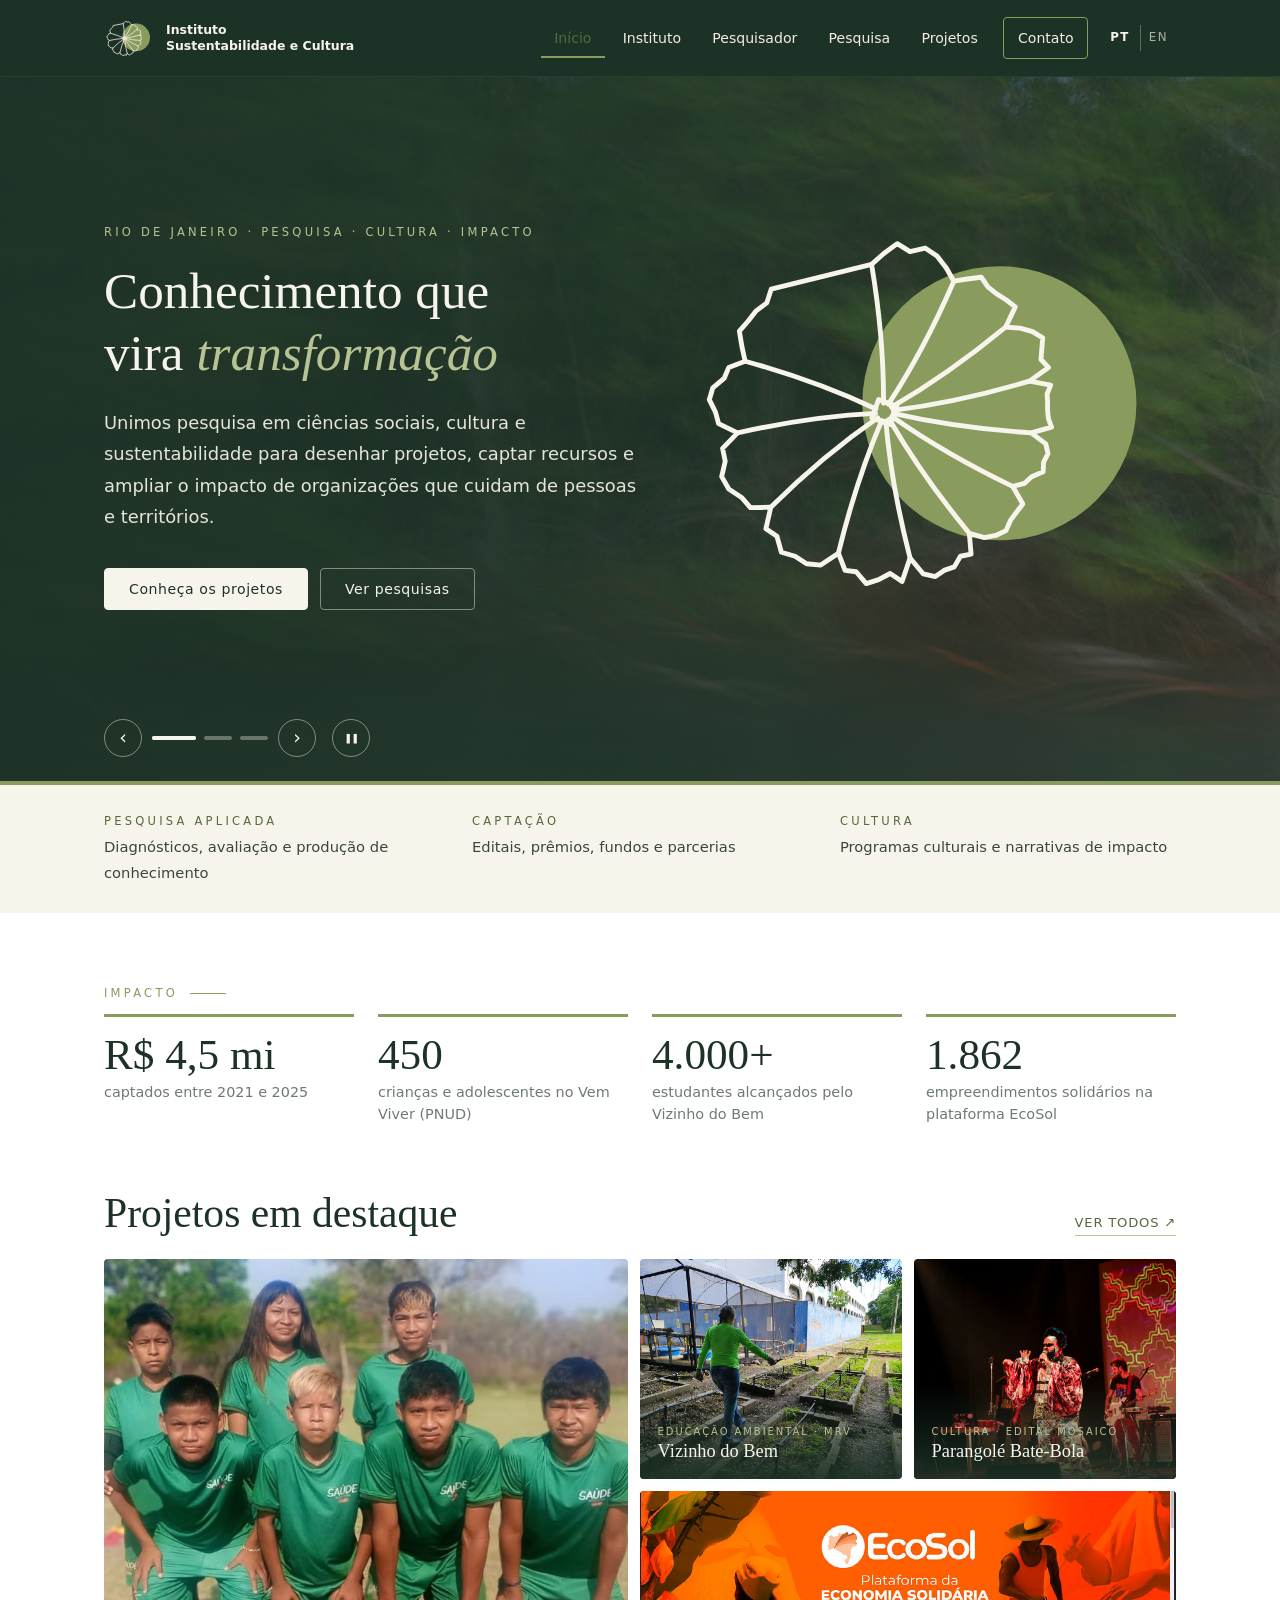
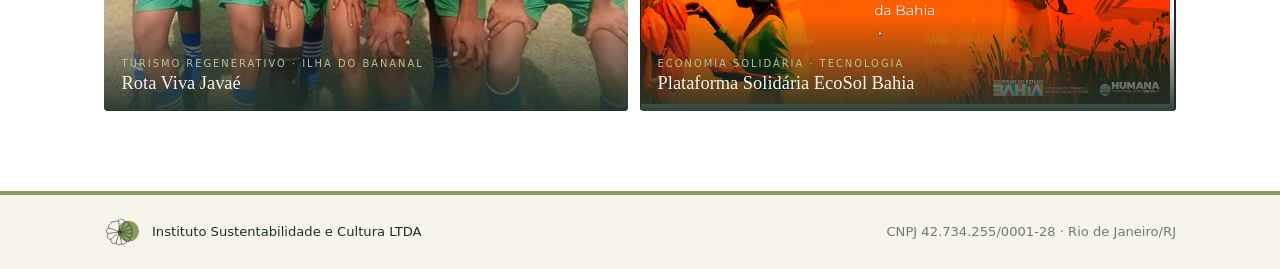
<file: index.html>
<!doctype html>
<html lang="pt-BR">
<head>
  <meta charset="utf-8">
  <meta name="viewport" content="width=device-width, initial-scale=1">
  <meta http-equiv="Content-Security-Policy" content="default-src 'self'; script-src 'self'; style-src 'self' https://fonts.googleapis.com; font-src https://fonts.gstatic.com; img-src 'self' data:; frame-src https://www.youtube-nocookie.com; connect-src 'self'; object-src 'none'; base-uri 'self'; form-action 'self'; upgrade-insecure-requests">
  <meta name="referrer" content="strict-origin-when-cross-origin">
  <title>Instituto Sustentabilidade e Cultura</title>
  <meta name="description" content="Instituto Sustentabilidade e Cultura — pesquisa aplicada, programas culturais e captação de recursos para projetos de impacto socioambiental. Rio de Janeiro.">
  <link rel="alternate" hreflang="pt-BR" href="https://sustentabilidadecultura.com.br/">
  <link rel="alternate" hreflang="en" href="https://sustentabilidadecultura.com.br/en/">
  <link rel="alternate" hreflang="x-default" href="https://sustentabilidadecultura.com.br/">
  <link rel="icon" href="assets/img/favicon.svg" type="image/svg+xml">
  <link rel="preconnect" href="https://fonts.googleapis.com">
  <link rel="preconnect" href="https://fonts.gstatic.com" crossorigin>
  <link href="https://fonts.googleapis.com/css2?family=Lora:ital,wght@0,400;0,500;0,600;1,400;1,500&family=Poppins:wght@300;400;500;600&display=swap" rel="stylesheet">
  <link rel="stylesheet" href="assets/css/style.css">
</head>
<body>
  <a class="skip" href="#conteudo">Pular para o conteúdo</a>

  <header class="topbar">
    <div class="wrap topbar__inner">
      <a class="brand" href="#inicio" data-tab-link="inicio">
        <span class="brand__mark" data-logo></span>
        <span class="brand__name">Instituto<br>Sustentabilidade e Cultura</span>
      </a>
      <div class="lang-switch" role="group" aria-label="Idioma">
        <span class="lang-switch__item is-current" aria-current="true">PT</span>
        <a class="lang-switch__item" href="en/" data-lang-link="en/" hreflang="en" lang="en" title="English version">EN</a>
      </div>
      <button class="menu-btn" aria-expanded="false" aria-controls="nav" aria-label="Abrir menu">
        <span></span><span></span><span></span>
      </button>
      <nav id="nav" class="nav" aria-label="Principal">
        <a href="#inicio" data-tab-link="inicio">Início</a>
        <a href="#instituto" data-tab-link="instituto">Instituto</a>
        <a href="#pesquisador" data-tab-link="pesquisador">Pesquisador</a>
        <a href="#pesquisa" data-tab-link="pesquisa">Pesquisa</a>
        <a href="#projetos" data-tab-link="projetos">Projetos</a>
        <a href="#contato" data-tab-link="contato" class="nav__cta">Contato</a>
      </nav>
    </div>
  </header>

  <main id="conteudo">

    <!-- INÍCIO -->
    <section id="inicio" class="tab hero" data-tab="inicio">
      <div class="carousel" aria-roledescription="carrossel" aria-label="Destaques">
        <div class="carousel__track" id="carousel-track" aria-live="off">
          <article class="slide is-active" aria-roledescription="slide">
            <div class="wrap hero__grid">
              <div class="hero__text">
                <p class="eyebrow">Rio de Janeiro · Pesquisa · Cultura · Impacto</p>
                <h1 class="hero__title">Conhecimento que<br>vira <em>transformação</em></h1>
                <p class="lead">Unimos pesquisa em ciências sociais, cultura e sustentabilidade para desenhar projetos, captar recursos e ampliar o impacto de organizações que cuidam de pessoas e territórios.</p>
                <div class="hero__actions">
                  <a class="btn btn--light" href="#projetos" data-tab-link="projetos">Conheça os projetos</a>
                  <a class="btn btn--ghost" href="#pesquisa" data-tab-link="pesquisa">Ver pesquisas</a>
                </div>
              </div>
              <div class="hero__art" aria-hidden="true" data-logo></div>
            </div>
          </article>
        </div>
        <div class="carousel__controls wrap" hidden>
          <button type="button" class="carousel__btn" data-carousel="prev" aria-label="Destaque anterior">‹</button>
          <div class="carousel__dots" role="group" aria-label="Escolher destaque"></div>
          <button type="button" class="carousel__btn" data-carousel="next" aria-label="Próximo destaque">›</button>
          <button type="button" class="carousel__btn carousel__pause" data-carousel="pause" aria-label="Pausar troca automática" aria-pressed="false">❚❚</button>
        </div>
      </div>
      <div class="hero__strip">
        <div class="wrap strip">
          <div><span class="strip__k">Pesquisa aplicada</span><span class="strip__v">Diagnósticos, avaliação e produção de conhecimento</span></div>
          <div><span class="strip__k">Captação</span><span class="strip__v">Editais, prêmios, fundos e parcerias</span></div>
          <div><span class="strip__k">Cultura</span><span class="strip__v">Programas culturais e narrativas de impacto</span></div>
        </div>
      </div>
      <div class="home-more">
        <div class="wrap">
          <p class="num">Impacto <span></span></p>
          <ul class="stats" id="stats"></ul>

          <div class="home-head">
            <h2>Projetos em destaque</h2>
            <a class="pub__link" href="#projetos" data-tab-link="projetos">Ver todos ↗</a>
          </div>
          <div class="mosaic" id="mosaic"></div>
        </div>
      </div>
    </section>

    <!-- INSTITUTO -->
    <section id="instituto" class="tab section" data-tab="instituto">
      <div class="wrap">
        <p class="num">01 <span></span></p>
        <h2>O Instituto</h2>
        <blockquote class="callout">
          O Instituto Sustentabilidade e Cultura é uma organização sediada no Rio de Janeiro que conecta <strong>pesquisa</strong>, <strong>cultura</strong> e <strong>sustentabilidade</strong> para fortalecer iniciativas de impacto socioambiental.
        </blockquote>
        <div class="cols">
          <p>Atuamos na fronteira entre a universidade, as políticas públicas e a sociedade civil. Nossa experiência vem da pesquisa acadêmica internacional em governança urbana, justiça ambiental, raça e cultura, e da prática em captação de recursos para ciência, inovação e projetos culturais.</p>
          <p>Ajudamos empresas, coletivos e instituições a transformar o que já fazem em propostas competitivas: mapeamos oportunidades, estruturamos narrativas e acompanhamos candidaturas do início ao fim.</p>
        </div>

        <h3>Como atuamos</h3>
        <div class="cards cards--3">
          <article class="card">
            <span class="card__icon" aria-hidden="true">◎</span>
            <h4>Radar de oportunidades</h4>
            <p>Mapeamento contínuo de editais, prêmios, grants e aceleradoras nacionais e internacionais, com priorização por aderência.</p>
          </article>
          <article class="card">
            <span class="card__icon" aria-hidden="true">✎</span>
            <h4>Candidaturas e narrativa</h4>
            <p>Redação de propostas, teoria de mudança, orçamento e materiais reutilizáveis que contam uma história consistente.</p>
          </article>
          <article class="card">
            <span class="card__icon" aria-hidden="true">❖</span>
            <h4>Pesquisa e avaliação</h4>
            <p>Diagnósticos, pesquisas qualitativas, avaliação de impacto e assessoria a projetos culturais e socioambientais.</p>
          </article>
        </div>

        <h3>Eixos temáticos</h3>
        <ul class="tags">
          <li>Economia circular</li><li>Justiça ambiental</li><li>Governança urbana</li>
          <li>Cultura e território</li><li>Educação antirracista</li><li>Economia solidária</li>
          <li>Inovação e P&amp;D</li><li>Liderança feminina</li><li>Políticas públicas</li>
        </ul>
      </div>
    </section>

    <!-- PESQUISADOR -->
    <section id="pesquisador" class="tab section section--cream" data-tab="pesquisador">
      <div class="wrap">
        <p class="num">02 <span></span></p>
        <h2>Bruno Barboza Muniz</h2>
        <p class="subtitle">Sociólogo · Coordenador de projetos · Captação de recursos</p>

        <div class="profile">
          <div class="profile__photo">
            <img src="assets/img/bruno.jpg" alt="Bruno Barboza Muniz">
          </div>
          <div class="profile__bio">
            <p>Sociólogo e diretor de projetos, com atuação em governança urbana, justiça ambiental e políticas públicas na América Latina. É doutor em Sociologia pela <strong>London School of Economics and Political Science (LSE)</strong>, onde foi orientado por Juan Pablo Pardo-Guerra, com coorientação de Mike Savage e Paul Gilroy.</p>
            <p>Foi pesquisador de pós-doutorado na <strong>UFRJ</strong> (2016–2017) e no <strong>Centro de Estudos Sociais (CES) da Universidade de Coimbra</strong> (2017–2022), com bolsa do Conselho Europeu de Investigação (ERC), no projeto POLITICS, sobre a política do antirracismo na Europa e na América Latina. Atuou como docente convidado no Programa de Pós-Graduação em Antropologia Social (PPGAS) e na Escola de Belas Artes (EBA) da UFRJ.</p>
            <p>Na Humana Povo para Povo Brasil, onde atua desde 2016 e é Diretor Estatutário de Projetos, captou quase <strong>R$ 4,5 milhões</strong> e coordenou projetos estratégicos em educação, economia solidária, sustentabilidade e inovação social, com parceiros como PNUD, MRV Engenharia e governo da Bahia. Tem experiência em gestão orçamentária, indicadores de impacto e articulação de parcerias com órgãos públicos e empresas privadas.</p>
            <p>Desde 2026 coordena a captação internacional de recursos da Fiotec, fundação de apoio à Fiocruz, e dirige o Instituto Sustentabilidade e Cultura.</p>
            <div class="profile__actions">
              <a class="btn" id="cv-link" href="assets/cv/cv-bruno-barboza-muniz.pdf" target="_blank" rel="noopener">Baixar currículo (PDF)</a>
              <a class="btn btn--outline" href="#pesquisa" data-tab-link="pesquisa">Publicações</a>
            </div>
          </div>
        </div>

        <h3>Trajetória</h3>
        <ol class="timeline">
          <li><span class="timeline__when">Atual</span><div><strong>Instituto Sustentabilidade e Cultura</strong><p>Direção, pesquisa aplicada e programas de captação.</p></div></li>
          <li><span class="timeline__when">2026 —</span><div><strong>Fiotec / Fiocruz</strong><p>Coordenação de Captação de Recursos, Área Internacional: fundações, agências multilaterais, bancos de desenvolvimento e agendas de saúde e clima.</p></div></li>
          <li><span class="timeline__when">2021 —</span><div><strong>Humana Povo para Povo Brasil</strong><p>Diretor Estatutário de Projetos: direção de programas em educação, economia solidária, sustentabilidade e inovação social.</p></div></li>
          <li><span class="timeline__when">2016–2021</span><div><strong>Humana Povo para Povo Brasil</strong><p>Coordenador de Projetos: captação de quase R$ 4,5 milhões (editais, Lei de Incentivo à Cultura, CNPq, ESG corporativo).</p></div></li>
          <li><span class="timeline__when">2017–2022</span><div><strong>Universidade de Coimbra (CES)</strong><p>Pós-doutorado com bolsa ERC no projeto POLITICS, coordenado por Silvia Rodríguez Maeso: racismo institucional, sistema de justiça e policiamento no Rio de Janeiro e no Peru.</p></div></li>
          <li><span class="timeline__when">2016–2017</span><div><strong>UFRJ</strong><p>Pós-doutorado.</p></div></li>
          <li><span class="timeline__when">2011–2016</span><div><strong>PhD em Sociologia — LSE</strong><p>Tese sobre o movimento “Funk é Cultura” e as práticas culturais do funk no Rio de Janeiro, com bolsa CAPES.</p></div></li>
          <li><span class="timeline__when">2010–2011</span><div><strong>SEPLAG — Governo do Estado do Rio de Janeiro</strong><p>Especialista em Políticas Públicas e Gestão Governamental.</p></div></li>
        </ol>

        <h3>Formação</h3>
        <ul class="edu">
          <li><strong>PhD em Sociologia</strong><span>London School of Economics and Political Science · 2016 · bolsa CAPES</span><em>Orientação: Juan Pablo Pardo-Guerra; coorientação: Mike Savage e Paul Gilroy</em></li>
          <li><strong>Mestrado em Sociologia e Antropologia</strong><span>PPGSA/UFRJ · 2010 · bolsa CAPES</span><em>“Dub: um estilo? Um gênero? Um vírus?” Orientação: Marco Antonio Gonçalves</em></li>
          <li><strong>Pós-graduação em ESG e Sustentabilidade Corporativa</strong><span>FGV · 2023–2024 · 432 h</span></li>
          <li><strong>Graduação em Ciências Econômicas</strong><span>UERJ · 2007</span><em>“Direitos autorais: libertários, conservadores e reformistas”</em></li>
          <li><strong>Formação para Especialista em Políticas Públicas e Gestão Governamental</strong><span>UFRJ · 2009–2010 · 600 h</span></li>
        </ul>
        <p class="langs">Inglês e espanhol fluentes · alemão avançado · francês intermediário</p>
      </div>
    </section>

    <!-- PESQUISA -->
    <section id="pesquisa" class="tab section" data-tab="pesquisa">
      <div class="wrap">
        <p class="num">03 <span></span></p>
        <h2>Pesquisa</h2>
        <p class="intro">Produção acadêmica e de opinião sobre cultura, raça, cidade, inovação e políticas públicas: artigos, capítulos de livro, trabalhos em congressos, tese, audiovisual e música.</p>

        <div class="feature feature--light" data-destaque></div>

        <div class="filters" role="group" aria-label="Filtrar publicações">
          <button class="chip is-active" data-filter="todos">Todos</button>
          <button class="chip" data-filter="opiniao">Opinião</button>
          <button class="chip" data-filter="artigo">Artigos</button>
          <button class="chip" data-filter="capitulo">Capítulos</button>
          <button class="chip" data-filter="anais">Anais</button>
          <button class="chip" data-filter="tese">Tese</button>
          <button class="chip" data-filter="audiovisual">Audiovisual e música</button>
        </div>

        <ul class="pubs" id="pubs"></ul>

        <h3>Apresentações em congressos e palestras</h3>
        <p class="intro intro--small">Participações no Brasil, no Reino Unido, em Portugal, no Peru e na Argentina sobre raça, cidade, música e políticas públicas.</p>
        <ol class="events" id="eventos"></ol>

        <h3>Organização de eventos</h3>
        <ol class="events events--compact" id="organizacao"></ol>

        <h3>Perfis</h3>
        <ul class="links" id="perfis"></ul>
      </div>
    </section>

    <!-- PROJETOS -->
    <section id="projetos" class="tab section section--cream" data-tab="projetos">
      <div class="wrap">
        <p class="num">04 <span></span></p>
        <h2>Projetos</h2>
        <p class="intro">Projetos com captação e coordenação de Bruno Muniz desde 2020 em educação, economia solidária, sustentabilidade e cultura.</p>

        <div class="cards cards--2" id="projetos-grid"></div>

        <h3>Galeria</h3>
        <div class="gallery" id="galeria"></div>

        <div class="portfolio-cta">
          <div>
            <h3>Portfólio completo</h3>
            <p>Veja todos os projetos, com fotos, parceiros e resultados.</p>
          </div>
          <a class="btn btn--light" id="portfolio-link" href="#" target="_blank" rel="noopener">Abrir portfólio ↗</a>
        </div>
      </div>
    </section>

    <!-- CONTATO -->
    <section id="contato" class="tab section section--dark" data-tab="contato">
      <div class="wrap contact">
        <div>
          <p class="num num--light">05 <span></span></p>
          <h2>Vamos conversar</h2>
          <p class="lead">Tem um projeto, uma ideia ou um edital em vista? Fale com a gente.</p>
        </div>
        <dl class="contact__list">
          <div><dt>E-mail</dt><dd><a href="mailto:bmuniz@gmail.com">bmuniz@gmail.com</a></dd></div>
          <div><dt>Telefone</dt><dd><a href="tel:+5521966546065">(21) 96654-6065</a></dd></div>
          <div><dt>Local</dt><dd>Rio de Janeiro · RJ · Brasil</dd></div>
          <div><dt>Razão social</dt><dd>Instituto Sustentabilidade e Cultura LTDA</dd></div>
          <div><dt>CNPJ</dt><dd>42.734.255/0001-28</dd></div>
        </dl>
      </div>
    </section>
  </main>

  <footer class="footer">
    <div class="wrap footer__inner">
      <span class="footer__brand"><span class="brand__mark" data-logo></span> Instituto Sustentabilidade e Cultura LTDA</span>
      <span>CNPJ 42.734.255/0001-28 · Rio de Janeiro/RJ</span>
    </div>
  </footer>

  <script src="assets/js/data.js"></script>
  <script src="assets/js/main.js"></script>
</body>
</html>
</file>
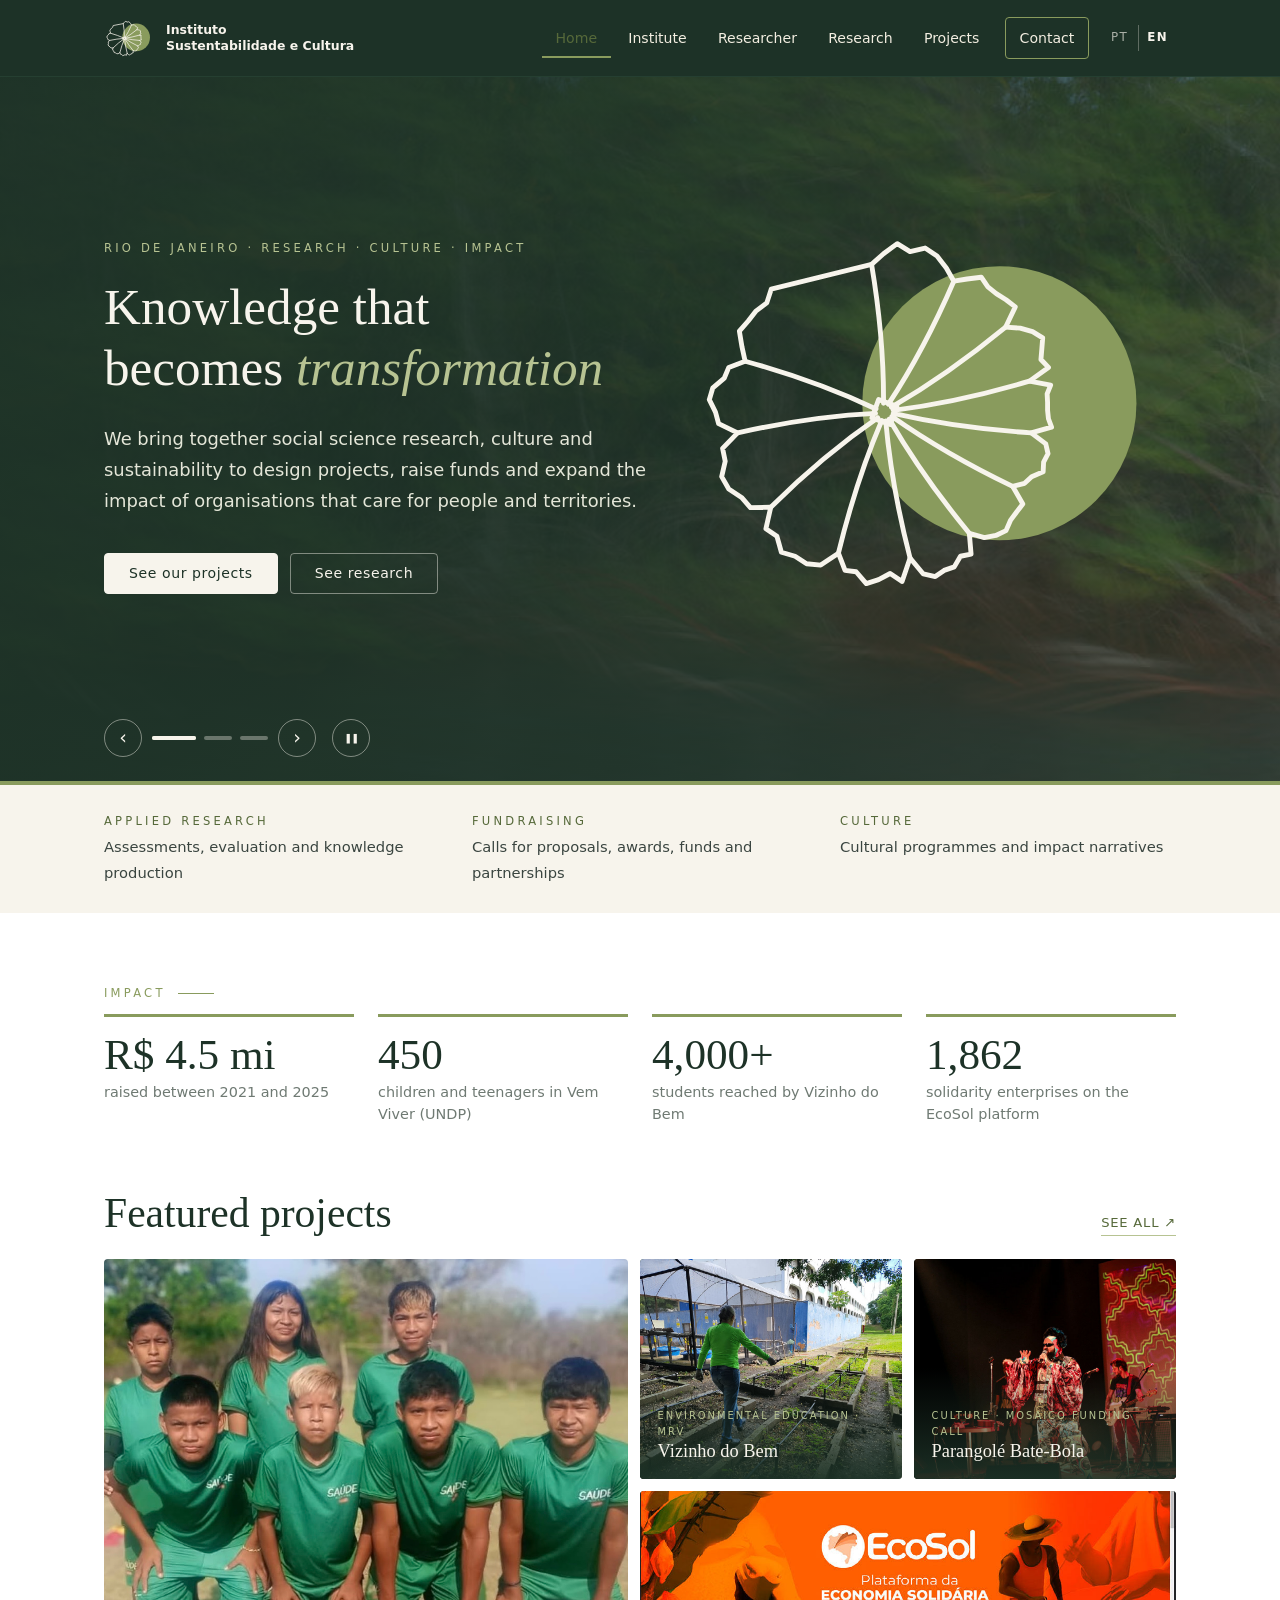
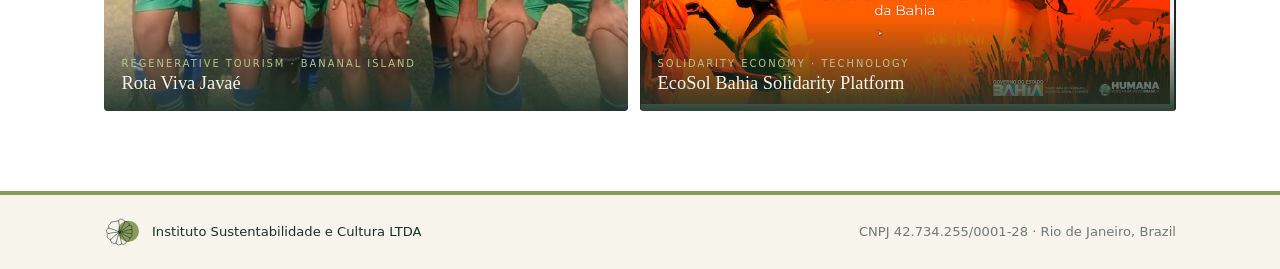
<file: en/index.html>
<!doctype html>
<html lang="en" data-base="../">
<head>
  <meta charset="utf-8">
  <meta name="viewport" content="width=device-width, initial-scale=1">
  <meta http-equiv="Content-Security-Policy" content="default-src 'self'; script-src 'self'; style-src 'self' https://fonts.googleapis.com; font-src https://fonts.gstatic.com; img-src 'self' data:; frame-src https://www.youtube-nocookie.com; connect-src 'self'; object-src 'none'; base-uri 'self'; form-action 'self'; upgrade-insecure-requests">
  <meta name="referrer" content="strict-origin-when-cross-origin">
  <title>Institute for Sustainability and Culture</title>
  <meta name="description" content="Instituto Sustentabilidade e Cultura (Institute for Sustainability and Culture) — applied research, cultural programmes and fundraising for social and environmental impact projects. Rio de Janeiro, Brazil.">
  <link rel="alternate" hreflang="pt-BR" href="https://sustentabilidadecultura.com.br/">
  <link rel="alternate" hreflang="en" href="https://sustentabilidadecultura.com.br/en/">
  <link rel="alternate" hreflang="x-default" href="https://sustentabilidadecultura.com.br/">
  <link rel="icon" href="../assets/img/favicon.svg" type="image/svg+xml">
  <link rel="preconnect" href="https://fonts.googleapis.com">
  <link rel="preconnect" href="https://fonts.gstatic.com" crossorigin>
  <link href="https://fonts.googleapis.com/css2?family=Lora:ital,wght@0,400;0,500;0,600;1,400;1,500&family=Poppins:wght@300;400;500;600&display=swap" rel="stylesheet">
  <link rel="stylesheet" href="../assets/css/style.css">
</head>
<body>
  <a class="skip" href="#conteudo">Skip to content</a>

  <header class="topbar">
    <div class="wrap topbar__inner">
      <a class="brand" href="#inicio" data-tab-link="inicio">
        <span class="brand__mark" data-logo></span>
        <span class="brand__name">Instituto<br>Sustentabilidade e Cultura</span>
      </a>
      <div class="lang-switch" role="group" aria-label="Language">
        <a class="lang-switch__item" href="../" data-lang-link="../" hreflang="pt-BR" lang="pt-BR" title="Versão em português">PT</a>
        <span class="lang-switch__item is-current" aria-current="true">EN</span>
      </div>
      <button class="menu-btn" aria-expanded="false" aria-controls="nav" aria-label="Open menu">
        <span></span><span></span><span></span>
      </button>
      <nav id="nav" class="nav" aria-label="Main">
        <a href="#inicio" data-tab-link="inicio">Home</a>
        <a href="#instituto" data-tab-link="instituto">Institute</a>
        <a href="#pesquisador" data-tab-link="pesquisador">Researcher</a>
        <a href="#pesquisa" data-tab-link="pesquisa">Research</a>
        <a href="#projetos" data-tab-link="projetos">Projects</a>
        <a href="#contato" data-tab-link="contato" class="nav__cta">Contact</a>
      </nav>
    </div>
  </header>

  <main id="conteudo">

    <!-- HOME -->
    <section id="inicio" class="tab hero" data-tab="inicio">
      <div class="carousel" aria-roledescription="carousel" aria-label="Highlights">
        <div class="carousel__track" id="carousel-track" aria-live="off">
          <article class="slide is-active" aria-roledescription="slide">
            <div class="wrap hero__grid">
              <div class="hero__text">
                <p class="eyebrow">Rio de Janeiro · Research · Culture · Impact</p>
                <h1 class="hero__title">Knowledge that<br>becomes <em>transformation</em></h1>
                <p class="lead">We bring together social science research, culture and sustainability to design projects, raise funds and expand the impact of organisations that care for people and territories.</p>
                <div class="hero__actions">
                  <a class="btn btn--light" href="#projetos" data-tab-link="projetos">See our projects</a>
                  <a class="btn btn--ghost" href="#pesquisa" data-tab-link="pesquisa">See research</a>
                </div>
              </div>
              <div class="hero__art" aria-hidden="true" data-logo></div>
            </div>
          </article>
        </div>
        <div class="carousel__controls wrap" hidden>
          <button type="button" class="carousel__btn" data-carousel="prev" aria-label="Previous highlight">‹</button>
          <div class="carousel__dots" role="group" aria-label="Choose highlight"></div>
          <button type="button" class="carousel__btn" data-carousel="next" aria-label="Next highlight">›</button>
          <button type="button" class="carousel__btn carousel__pause" data-carousel="pause" aria-label="Pause automatic rotation" aria-pressed="false">❚❚</button>
        </div>
      </div>
      <div class="hero__strip">
        <div class="wrap strip">
          <div><span class="strip__k">Applied research</span><span class="strip__v">Assessments, evaluation and knowledge production</span></div>
          <div><span class="strip__k">Fundraising</span><span class="strip__v">Calls for proposals, awards, funds and partnerships</span></div>
          <div><span class="strip__k">Culture</span><span class="strip__v">Cultural programmes and impact narratives</span></div>
        </div>
      </div>
      <div class="home-more">
        <div class="wrap">
          <p class="num">Impact <span></span></p>
          <ul class="stats" id="stats"></ul>

          <div class="home-head">
            <h2>Featured projects</h2>
            <a class="pub__link" href="#projetos" data-tab-link="projetos">See all ↗</a>
          </div>
          <div class="mosaic" id="mosaic"></div>
        </div>
      </div>
    </section>

    <!-- INSTITUTE -->
    <section id="instituto" class="tab section" data-tab="instituto">
      <div class="wrap">
        <p class="num">01 <span></span></p>
        <h2>The Institute</h2>
        <blockquote class="callout">
          Instituto Sustentabilidade e Cultura (Institute for Sustainability and Culture) is a Rio de Janeiro-based organisation that connects <strong>research</strong>, <strong>culture</strong> and <strong>sustainability</strong> to strengthen social and environmental impact initiatives.
        </blockquote>
        <div class="cols">
          <p>We work at the intersection of academia, public policy and civil society. Our experience comes from international academic research on urban governance, environmental justice, race and culture, and from hands-on fundraising for science, innovation and cultural projects.</p>
          <p>We help companies, collectives and institutions turn what they already do into competitive proposals: we map opportunities, shape narratives and support applications from start to finish.</p>
        </div>

        <h3>What we do</h3>
        <div class="cards cards--3">
          <article class="card">
            <span class="card__icon" aria-hidden="true">◎</span>
            <h4>Opportunity radar</h4>
            <p>Ongoing mapping of national and international calls, awards, grants and accelerators, prioritised by fit.</p>
          </article>
          <article class="card">
            <span class="card__icon" aria-hidden="true">✎</span>
            <h4>Applications and narrative</h4>
            <p>Proposal writing, theory of change, budgets and reusable materials that tell a consistent story.</p>
          </article>
          <article class="card">
            <span class="card__icon" aria-hidden="true">❖</span>
            <h4>Research and evaluation</h4>
            <p>Assessments, qualitative research, impact evaluation and advisory services for cultural, social and environmental projects.</p>
          </article>
        </div>

        <h3>Thematic areas</h3>
        <ul class="tags">
          <li>Circular economy</li><li>Environmental justice</li><li>Urban governance</li>
          <li>Culture and territory</li><li>Anti-racist education</li><li>Solidarity economy</li>
          <li>Innovation and R&amp;D</li><li>Women’s leadership</li><li>Public policy</li>
        </ul>
      </div>
    </section>

    <!-- RESEARCHER -->
    <section id="pesquisador" class="tab section section--cream" data-tab="pesquisador">
      <div class="wrap">
        <p class="num">02 <span></span></p>
        <h2>Bruno Barboza Muniz</h2>
        <p class="subtitle">Sociologist · Project coordinator · Fundraising</p>

        <div class="profile">
          <div class="profile__photo">
            <img src="../assets/img/bruno.jpg" alt="Bruno Barboza Muniz">
          </div>
          <div class="profile__bio">
            <p>Sociologist and project director working on urban governance, environmental justice and public policy in Latin America. He holds a PhD in Sociology from the <strong>London School of Economics and Political Science (LSE)</strong>, supervised by Juan Pablo Pardo-Guerra and co-supervised by Mike Savage and Paul Gilroy.</p>
            <p>He was a postdoctoral researcher at the <strong>Federal University of Rio de Janeiro (UFRJ)</strong> (2016–2017) and at the <strong>Centre for Social Studies (CES), University of Coimbra</strong> (2017–2022), funded by the European Research Council (ERC) through the POLITICS project on the politics of anti-racism in Europe and Latin America. He has taught as a guest lecturer in the Graduate Programme in Social Anthropology (PPGAS) and at the School of Fine Arts (EBA) at UFRJ.</p>
            <p>At Humana Povo para Povo Brasil, where he has worked since 2016 and serves as Statutory Director of Projects, he has raised nearly <strong>R$ 4.5 million</strong> and coordinated strategic projects in education, solidarity economy, sustainability and social innovation, with partners such as UNDP, MRV Engenharia and the Bahia state government. His expertise includes budget management, impact indicators and building partnerships with public bodies and private companies.</p>
            <p>Since 2026 he has coordinated international fundraising at Fiotec, the foundation that supports Fiocruz (Brazil’s Oswaldo Cruz Foundation), and he directs the Institute for Sustainability and Culture.</p>
            <div class="profile__actions">
              <a class="btn" id="cv-link" href="../assets/cv/cv-bruno-barboza-muniz.pdf" target="_blank" rel="noopener">Download CV (PDF, in Portuguese)</a>
              <a class="btn btn--outline" href="#pesquisa" data-tab-link="pesquisa">Publications</a>
            </div>
          </div>
        </div>

        <h3>Career</h3>
        <ol class="timeline">
          <li><span class="timeline__when">Current</span><div><strong>Institute for Sustainability and Culture</strong><p>Direction, applied research and fundraising programmes.</p></div></li>
          <li><span class="timeline__when">2026 —</span><div><strong>Fiotec / Fiocruz</strong><p>Fundraising Coordinator, International Area: foundations, multilateral agencies, development banks and the health and climate agendas.</p></div></li>
          <li><span class="timeline__when">2021 —</span><div><strong>Humana Povo para Povo Brasil</strong><p>Statutory Director of Projects: leading programmes in education, solidarity economy, sustainability and social innovation.</p></div></li>
          <li><span class="timeline__when">2016–2021</span><div><strong>Humana Povo para Povo Brasil</strong><p>Project Coordinator: raised nearly R$ 4.5 million (public calls, the Federal Culture Incentive Law, CNPq and corporate ESG programmes).</p></div></li>
          <li><span class="timeline__when">2017–2022</span><div><strong>University of Coimbra (CES)</strong><p>ERC-funded postdoctoral researcher on the POLITICS project, led by Silvia Rodríguez Maeso: institutional racism, the justice system and policing in Rio de Janeiro and Peru.</p></div></li>
          <li><span class="timeline__when">2016–2017</span><div><strong>Federal University of Rio de Janeiro (UFRJ)</strong><p>Postdoctoral researcher.</p></div></li>
          <li><span class="timeline__when">2011–2016</span><div><strong>PhD in Sociology — LSE</strong><p>Thesis on the “Funk é Cultura” (Funk is Culture) movement and the cultural practices of funk in Rio de Janeiro, funded by a CAPES scholarship.</p></div></li>
          <li><span class="timeline__when">2010–2011</span><div><strong>SEPLAG — Rio de Janeiro State Government</strong><p>Public Policy and Government Management Specialist.</p></div></li>
        </ol>

        <h3>Education</h3>
        <ul class="edu">
          <li><strong>PhD in Sociology</strong><span>London School of Economics and Political Science · 2016 · CAPES scholarship</span><em>Supervisor: Juan Pablo Pardo-Guerra; co-supervisors: Mike Savage and Paul Gilroy</em></li>
          <li><strong>MA in Sociology and Anthropology</strong><span>PPGSA/UFRJ · 2010 · CAPES scholarship</span><em>“Dub: um estilo? Um gênero? Um vírus?” Supervisor: Marco Antonio Gonçalves</em></li>
          <li><strong>Postgraduate Certificate in ESG and Corporate Sustainability</strong><span>Getulio Vargas Foundation (FGV) · 2023–2024 · 432 h</span></li>
          <li><strong>BA in Economics</strong><span>Rio de Janeiro State University (UERJ) · 2007</span><em>“Direitos autorais: libertários, conservadores e reformistas”</em></li>
          <li><strong>Training programme for Public Policy and Government Management Specialists</strong><span>UFRJ · 2009–2010 · 600 h</span></li>
        </ul>
        <p class="langs">Portuguese (native) · fluent English and Spanish · advanced German · intermediate French</p>
      </div>
    </section>

    <!-- RESEARCH -->
    <section id="pesquisa" class="tab section" data-tab="pesquisa">
      <div class="wrap">
        <p class="num">03 <span></span></p>
        <h2>Research</h2>
        <p class="intro">Academic and opinion writing on culture, race, cities, innovation and public policy: journal articles, book chapters, conference papers, thesis, audiovisual work and music. Titles are shown in their original language.</p>

        <div class="feature feature--light" data-destaque></div>

        <div class="filters" role="group" aria-label="Filter publications">
          <button class="chip is-active" data-filter="todos">All</button>
          <button class="chip" data-filter="opiniao">Op-eds</button>
          <button class="chip" data-filter="artigo">Articles</button>
          <button class="chip" data-filter="capitulo">Chapters</button>
          <button class="chip" data-filter="anais">Proceedings</button>
          <button class="chip" data-filter="tese">Thesis</button>
          <button class="chip" data-filter="audiovisual">Audiovisual and music</button>
        </div>

        <ul class="pubs" id="pubs"></ul>

        <h3>Conference papers and talks</h3>
        <p class="intro intro--small">Talks in Brazil, the United Kingdom, Portugal, Peru and Argentina on race, cities, music and public policy.</p>
        <ol class="events" id="eventos"></ol>

        <h3>Events organised</h3>
        <ol class="events events--compact" id="organizacao"></ol>

        <h3>Profiles</h3>
        <ul class="links" id="perfis"></ul>
      </div>
    </section>

    <!-- PROJECTS -->
    <section id="projetos" class="tab section section--cream" data-tab="projetos">
      <div class="wrap">
        <p class="num">04 <span></span></p>
        <h2>Projects</h2>
        <p class="intro">Projects fundraised and coordinated by Bruno Muniz since 2020 in education, solidarity economy, sustainability and culture.</p>

        <div class="cards cards--2" id="projetos-grid"></div>

        <h3>Gallery</h3>
        <div class="gallery" id="galeria"></div>

        <div class="portfolio-cta">
          <div>
            <h3>Full portfolio</h3>
            <p>See every project, with photos, partners and results (in Portuguese).</p>
          </div>
          <a class="btn btn--light" id="portfolio-link" href="#" target="_blank" rel="noopener">Open portfolio ↗</a>
        </div>
      </div>
    </section>

    <!-- CONTACT -->
    <section id="contato" class="tab section section--dark" data-tab="contato">
      <div class="wrap contact">
        <div>
          <p class="num num--light">05 <span></span></p>
          <h2>Let’s talk</h2>
          <p class="lead">Do you have a project, an idea or a funding call in mind? Get in touch.</p>
        </div>
        <dl class="contact__list">
          <div><dt>Email</dt><dd><a href="mailto:bmuniz@gmail.com">bmuniz@gmail.com</a></dd></div>
          <div><dt>Phone</dt><dd><a href="tel:+5521966546065">+55 21 96654-6065</a></dd></div>
          <div><dt>Location</dt><dd>Rio de Janeiro · RJ · Brazil</dd></div>
          <div><dt>Legal name</dt><dd>Instituto Sustentabilidade e Cultura LTDA</dd></div>
          <div><dt>CNPJ (company registration)</dt><dd>42.734.255/0001-28</dd></div>
        </dl>
      </div>
    </section>
  </main>

  <footer class="footer">
    <div class="wrap footer__inner">
      <span class="footer__brand"><span class="brand__mark" data-logo></span> Instituto Sustentabilidade e Cultura LTDA</span>
      <span>CNPJ 42.734.255/0001-28 · Rio de Janeiro, Brazil</span>
    </div>
  </footer>

  <script src="../assets/js/data-en.js"></script>
  <script src="../assets/js/main.js"></script>
</body>
</html>
</file>
<file: assets/css/style.css>
/* Paleta extraída do papel timbrado do Instituto */
:root {
  --forest: #1d3227;
  --forest-2: #253f31;
  --olive: #899b5d;
  --olive-dark: #56693a;
  --sage: #b7c392;
  --cream: #f7f4ec;
  --cream-2: #f3eee1;
  --sand: #dad4c4;
  --ink: #3a4540;
  --muted: #6f7a73;
  --white: #ffffff;

  --serif: "Lora", Georgia, serif;
  --sans: "Poppins", system-ui, -apple-system, "Segoe UI", sans-serif;
  --radius: 4px;
  --wrap: 1120px;
}

*, *::before, *::after { box-sizing: border-box; }
html { scroll-behavior: smooth; }
body {
  margin: 0;
  background: var(--white);
  color: var(--ink);
  font: 300 16px/1.75 var(--sans);
  -webkit-font-smoothing: antialiased;
}
img { max-width: 100%; display: block; }
a { color: var(--olive-dark); }
a:hover { color: var(--forest); }
strong { font-weight: 500; color: var(--forest); }
:focus-visible { outline: 2px solid var(--olive); outline-offset: 3px; }
[tabindex="-1"]:focus { outline: none; }

.wrap { max-width: var(--wrap); margin: 0 auto; padding: 0 24px; }
.skip { position: absolute; left: -9999px; }
.skip:focus { left: 16px; top: 16px; z-index: 100; background: var(--cream); padding: 8px 12px; }

h1, h2, h3, h4 { font-family: var(--serif); color: var(--forest); font-weight: 500; line-height: 1.2; margin: 0; }
h1 { font-size: clamp(2.4rem, 5vw, 4rem); }
h2 { font-size: clamp(2rem, 3.5vw, 2.6rem); margin-bottom: 1.25rem; }
h3 { font-size: 1.45rem; color: var(--olive-dark); margin: 3rem 0 1.25rem; }
h4 { font-size: 1.12rem; margin-bottom: .5rem; }
em { font-style: italic; }
h1 em, h2 em { color: var(--sage); }

.eyebrow, .num, .strip__k, .project__cat, .pub__type, .contact__list dt {
  font: 500 .72rem/1.4 var(--sans);
  letter-spacing: .28em;
  text-transform: uppercase;
}
.eyebrow { color: var(--sage); margin: 0 0 1.25rem; }
.num { color: var(--olive); display: flex; align-items: center; gap: 12px; margin: 0 0 .75rem; }
.num span { width: 36px; height: 1px; background: var(--olive); }
.num--light { color: var(--sage); }
.num--light span { background: var(--sage); }
.lead { font-size: 1.12rem; max-width: 40rem; }
.intro { max-width: 44rem; margin: 0 0 2rem; }
.subtitle { margin: -.75rem 0 2rem; color: var(--muted); }

/* Botões */
.btn {
  display: inline-block;
  padding: .8rem 1.5rem;
  border-radius: var(--radius);
  background: var(--forest);
  color: var(--cream);
  border: 1px solid var(--forest);
  font: 500 .88rem/1 var(--sans);
  letter-spacing: .04em;
  text-decoration: none;
  transition: background .2s, color .2s, border-color .2s;
}
.btn:hover { background: var(--olive-dark); border-color: var(--olive-dark); color: var(--white); }
.btn--light { background: var(--cream); color: var(--forest); border-color: var(--cream); }
.btn--light:hover { background: var(--sage); border-color: var(--sage); color: var(--forest); }
.btn--ghost { background: transparent; color: var(--cream); border-color: rgba(247, 244, 236, .45); }
.btn--ghost:hover { background: rgba(247, 244, 236, .1); border-color: var(--cream); color: var(--cream); }
.btn--outline { background: transparent; color: var(--forest); }
.btn--outline:hover { color: var(--white); }

/* Topo */
.topbar {
  position: sticky; top: 0; z-index: 50;
  background: rgba(255, 255, 255, .94);
  backdrop-filter: blur(8px);
  border-bottom: 1px solid var(--cream-2);
}
.on-hero .topbar { background: var(--forest); border-color: var(--forest-2); }
.topbar__inner { display: flex; align-items: center; justify-content: space-between; height: 76px; }
.brand { display: flex; align-items: center; gap: 12px; text-decoration: none; color: var(--forest); }
.on-hero .brand { color: var(--cream); }
.brand__mark { display: inline-flex; width: 50px; }
.brand__mark svg { width: 100%; height: auto; }
.brand__name { font: 600 .78rem/1.25 var(--sans); }

.nav { display: flex; align-items: center; gap: 4px; order: 2; margin-left: auto; }
.nav a {
  padding: .5rem .85rem;
  font-size: .88rem; font-weight: 400;
  color: var(--ink); text-decoration: none;
  border-radius: var(--radius);
}
.on-hero .nav a { color: var(--cream-2); }
.nav a:hover { color: var(--olive-dark); }
.on-hero .nav a:hover { color: var(--sage); }
.nav a[aria-current="page"] { color: var(--olive-dark); font-weight: 500; box-shadow: inset 0 -2px 0 var(--olive); border-radius: 0; }
.nav .nav__cta { border: 1px solid var(--olive); margin-left: 8px; }
.nav .nav__cta[aria-current="page"] { background: var(--olive); color: var(--white); box-shadow: none; border-radius: var(--radius); }

.lang-switch { display: flex; align-items: center; gap: 2px; margin-left: 14px; order: 3; font: 500 .74rem/1 var(--sans); letter-spacing: .12em; }
.lang-switch__item { padding: .45rem .5rem; border-radius: var(--radius); color: var(--muted); text-decoration: none; }
.lang-switch__item + .lang-switch__item { border-left: 1px solid var(--sand); border-radius: 0; }
a.lang-switch__item:hover { color: var(--olive-dark); }
.lang-switch__item.is-current { color: var(--forest); font-weight: 600; }
.on-hero .lang-switch__item { color: rgba(247, 244, 236, .65); }
.on-hero .lang-switch__item.is-current { color: var(--cream); }
.on-hero a.lang-switch__item:hover { color: var(--sage); }
.on-hero .lang-switch__item + .lang-switch__item { border-color: rgba(247, 244, 236, .3); }
.menu-btn { order: 4; display: none; background: none; border: 0; padding: 10px; cursor: pointer; }
.menu-btn span { display: block; width: 24px; height: 2px; margin: 5px 0; background: currentColor; color: var(--forest); }
.on-hero .menu-btn span { color: var(--cream); }

/* Abas */
.js .tab { display: none; }
.js .tab.is-active { display: block; animation: fade .45s ease; }
@keyframes fade { from { opacity: 0; transform: translateY(8px); } to { opacity: 1; transform: none; } }
@media (prefers-reduced-motion: reduce) { .js .tab.is-active { animation: none; } html { scroll-behavior: auto; } }

.section { padding: 5rem 0 6rem; }
.section--cream { background: var(--cream); }
.section--dark { background: var(--forest); color: var(--cream-2); }
.section--dark h2 { color: var(--cream); }

/* Hero */
.hero { background: var(--forest); color: var(--cream-2); overflow: hidden; }
.carousel {
  position: relative;
  background:
    linear-gradient(90deg, rgba(29, 50, 39, .97) 0%, rgba(29, 50, 39, .88) 45%, rgba(29, 50, 39, .55) 100%),
    url("../img/projetos/mata.jpg") center / cover no-repeat;
}
.carousel__track { display: grid; }
.slide { grid-area: 1 / 1; opacity: 0; visibility: hidden; transition: opacity .6s ease, visibility .6s; }
.slide.is-active { opacity: 1; visibility: visible; }
.hero__title { font-size: clamp(2.1rem, 4vw, 3.3rem); color: var(--cream); }
.hero__title em { color: var(--sage); }
.carousel__controls {
  display: flex; align-items: center; gap: 10px;
  position: absolute; left: 0; right: 0; bottom: 1.5rem;
}
.carousel__controls[hidden] { display: none; }
.carousel__btn {
  width: 38px; height: 38px; border-radius: 50%; cursor: pointer;
  background: transparent; color: var(--cream); border: 1px solid rgba(247, 244, 236, .45);
  font: 400 1.2rem/1 var(--sans); display: grid; place-items: center;
}
.carousel__btn:hover { background: rgba(247, 244, 236, .12); border-color: var(--cream); }
.carousel__pause { font-size: .6rem; letter-spacing: -1px; margin-left: 6px; }
.carousel__dots { display: flex; gap: 8px; }
.carousel__dots button {
  width: 28px; height: 4px; padding: 0; border: 0; border-radius: 2px; cursor: pointer;
  background: rgba(247, 244, 236, .35);
}
.carousel__dots button[aria-current="true"] { background: var(--sage); width: 44px; }

/* Artes dos slides */
.art-photo { position: relative; margin: 0; width: 100%; max-width: 470px; justify-self: end; }
.art-photo::before {
  content: ""; position: absolute; width: 62%; aspect-ratio: 1; border-radius: 50%;
  background: var(--olive); right: -10%; top: -12%;
}
.art-photo__frame { position: relative; }
.art-photo img {
  border-radius: 6px; aspect-ratio: 5 / 4; object-fit: cover; width: 100%;
  box-shadow: 0 24px 48px rgba(0, 0, 0, .35);
}
.art-photo__badge {
  position: absolute; left: -28px; bottom: 28px; margin: 0;
  background: var(--cream); color: var(--olive-dark); border-radius: 6px;
  padding: .85rem 1.2rem; box-shadow: 0 12px 28px rgba(0, 0, 0, .3);
  font: 500 .68rem/1.2 var(--sans); letter-spacing: .2em; text-transform: uppercase;
}
.art-photo__badge strong { display: block; font: 500 2rem/1.05 var(--serif); letter-spacing: 0; text-transform: none; color: var(--forest); }
.art-photo figcaption { position: relative; margin-top: .85rem; font-size: .8rem; color: var(--sage); letter-spacing: .06em; }

.hero__art--vale { max-width: 500px; }
.art-vale { width: 100%; height: auto; overflow: visible; }
.vale__sun { fill: var(--olive); opacity: .9; }
.vale__base { stroke: rgba(247, 244, 236, .3); stroke-width: 1.5; stroke-dasharray: 4 7; }
.vale__line { fill: none; stroke: var(--cream); stroke-width: 4; stroke-linecap: round; stroke-linejoin: round; }
.vale__dot { fill: var(--cream); }
.vale__dot--low { fill: var(--sage); stroke: var(--forest); stroke-width: 3; }
.vale__label { fill: var(--cream-2); font: 500 15px var(--sans); letter-spacing: .12em; text-transform: uppercase; }
.vale__label--em { fill: var(--sage); font: italic 400 26px var(--serif); letter-spacing: 0; text-transform: none; }
.slide.is-active .vale__line { stroke-dasharray: 900; stroke-dashoffset: 900; animation: draw 1.6s .2s ease forwards; }
@keyframes draw { to { stroke-dashoffset: 0; } }

/* Barra de progresso nos indicadores */
.carousel__dots button { position: relative; overflow: hidden; }
.carousel__dots button::after {
  content: ""; position: absolute; inset: 0; transform: scaleX(0); transform-origin: left;
  background: var(--cream);
}
.carousel__dots button.is-filling::after { animation: fill var(--carousel-delay, 7s) linear forwards; }
.carousel:not(.is-running) .carousel__dots button::after { animation-play-state: paused; }
@keyframes fill { to { transform: scaleX(1); } }
@media (prefers-reduced-motion: reduce) {
  .slide.is-active .vale__line { animation: none; stroke-dashoffset: 0; }
}

.hero__grid {
  max-width: none;
  padding-left: max(24px, calc((100vw - var(--wrap)) / 2 + 24px));
  padding-right: max(24px, calc((100vw - var(--wrap)) / 2 + 24px));
}
.hero h1 { color: var(--cream); }
.hero__grid {
  display: grid; grid-template-columns: 1.1fr 1fr; align-items: center; gap: 2rem;
  min-height: calc(100vh - 76px - 120px); padding-top: 4rem; padding-bottom: 5.5rem;
}
.hero .lead { margin: 1.5rem 0 2.25rem; color: #e4e6d8; }
.hero__actions { display: flex; flex-wrap: wrap; gap: 12px; }
.hero__art { color: var(--cream); width: 100%; max-width: 520px; justify-self: end; }
.hero__art svg { width: 100%; height: auto; }
.hero__art svg g { stroke-width: 1.1; }
.hero__strip { background: var(--cream); color: var(--ink); border-top: 4px solid var(--olive); }
.strip { display: grid; grid-template-columns: repeat(3, 1fr); gap: 2rem; padding-top: 1.75rem; padding-bottom: 1.75rem; }
.strip > div { display: flex; flex-direction: column; gap: .3rem; }
.strip__k { color: var(--olive-dark); }
.strip__v { font-size: .92rem; }

/* Início: números e destaques */
.home-more { padding: 4.5rem 0 5rem; background: var(--white); color: var(--ink); }
.stats { list-style: none; margin: 0 0 4rem; padding: 0; display: grid; grid-template-columns: repeat(4, 1fr); gap: 1.5rem; }
.stats li { border-top: 3px solid var(--olive); padding-top: 1rem; display: flex; flex-direction: column; gap: .4rem; }
.stats__v { font: 500 clamp(2rem, 3.4vw, 2.7rem)/1 var(--serif); color: var(--forest); }
.stats__k { font-size: .9rem; color: var(--muted); line-height: 1.5; }
.home-head { display: flex; justify-content: space-between; align-items: baseline; gap: 1rem; flex-wrap: wrap; }
.mosaic { display: grid; grid-template-columns: 2fr 1fr 1fr; grid-template-rows: 220px 220px; gap: 12px; }
.mosaic__item { position: relative; overflow: hidden; border-radius: var(--radius); display: block; background: var(--forest); }
.mosaic__item:first-child { grid-row: span 2; }
.mosaic__item:nth-child(4) { grid-column: span 2; }
.mosaic__item img { width: 100%; height: 100%; object-fit: cover; transition: transform .6s ease; }
.mosaic__item:hover img { transform: scale(1.04); }
.mosaic__cap {
  position: absolute; left: 0; right: 0; bottom: 0; padding: 2.5rem 1.1rem 1rem;
  background: linear-gradient(transparent, rgba(29, 50, 39, .92));
  color: var(--cream); font: 500 1.15rem/1.25 var(--serif);
}
.mosaic__cap small { display: block; font: 500 .62rem/1.6 var(--sans); letter-spacing: .2em; text-transform: uppercase; color: var(--sage); }

.feature {
  margin: 0 0 4rem; padding: 2.5rem; border-radius: var(--radius);
  background: var(--forest); color: #e4e6d8;
  background-image: radial-gradient(circle at 100% 0, rgba(137, 155, 93, .5) 0 140px, transparent 141px);
}
.feature h3 { color: var(--cream); font-size: clamp(1.5rem, 2.6vw, 2.1rem); margin: .5rem 0 1rem; max-width: 40rem; }
.feature p { max-width: 44rem; margin: 0 0 1.5rem; }
.feature__tag { font: 500 .7rem/1.4 var(--sans) !important; letter-spacing: .24em; text-transform: uppercase; color: var(--sage); margin: 0 !important; }
.feature--light { margin-bottom: 2.5rem; }

/* Instituto */
.callout {
  margin: 0 0 2rem; padding: 1.25rem 1.5rem;
  border-left: 3px solid var(--olive);
  background: var(--cream);
  font: italic 400 1.2rem/1.6 var(--serif); color: var(--forest);
}
.callout strong { font-style: normal; font-weight: 600; }
.cols { display: grid; grid-template-columns: 1fr 1fr; gap: 2rem; }
.cols p { margin: 0; }

.cards { display: grid; gap: 1.5rem; }
.cards--3 { grid-template-columns: repeat(3, 1fr); }
.cards--2 { grid-template-columns: repeat(2, 1fr); gap: 2rem; }
.card {
  background: var(--white);
  border: 1px solid var(--cream-2);
  border-top: 3px solid var(--olive);
  padding: 1.75rem;
  border-radius: var(--radius);
}
.card p { margin: 0; font-size: .95rem; }
.card__icon { display: block; font-size: 1.5rem; color: var(--olive); margin-bottom: .75rem; }

.tags { list-style: none; padding: 0; margin: 0; display: flex; flex-wrap: wrap; gap: 10px; }
.tags li {
  padding: .4rem 1rem; border-radius: 999px;
  background: var(--cream-2); color: var(--forest);
  font-size: .88rem; font-weight: 400;
}

/* Pesquisador */
.profile { display: grid; grid-template-columns: 240px 1fr; gap: 3rem; align-items: start; }
.profile__photo {
  aspect-ratio: 4 / 5; border-radius: var(--radius);
  background: var(--forest); color: var(--sage);
  display: grid; place-items: center; overflow: hidden;
  font: italic 500 3rem var(--serif);
  box-shadow: 14px 14px 0 var(--olive);
}
.profile__photo img { width: 100%; height: 100%; object-fit: cover; }
.profile__bio p { margin: 0 0 1rem; }
.profile__actions { display: flex; flex-wrap: wrap; gap: 12px; margin-top: 1.75rem; }

.timeline { list-style: none; margin: 0; padding: 0; border-left: 1px solid var(--sand); }
.timeline li { position: relative; display: grid; grid-template-columns: 110px 1fr; gap: 1rem; padding: 0 0 1.75rem 1.75rem; }
.timeline li::before {
  content: ""; position: absolute; left: -6px; top: .55rem;
  width: 11px; height: 11px; border-radius: 50%;
  background: var(--olive); border: 2px solid var(--cream);
}
.timeline__when { font: 500 .78rem/2 var(--sans); letter-spacing: .12em; text-transform: uppercase; color: var(--olive-dark); }
.timeline p { margin: .15rem 0 0; font-size: .95rem; }

.edu { list-style: none; margin: 0; padding: 0; display: grid; grid-template-columns: repeat(2, 1fr); gap: 1rem 2rem; }
.edu li { display: flex; flex-direction: column; border-left: 3px solid var(--olive); padding-left: 1rem; }
.edu span { font-size: .9rem; color: var(--muted); }
.edu em { font-size: .85rem; color: var(--muted); font-style: italic; }
.intro--small { font-size: .95rem; margin-bottom: 1.25rem; }
.events { list-style: none; margin: 0; padding: 0; border-top: 1px solid var(--cream-2); }
.events li { display: grid; grid-template-columns: 90px 1fr; gap: 1.25rem; padding: 1rem 0; border-bottom: 1px solid var(--cream-2); }
.events__year { font: 500 1.15rem/1.4 var(--serif); color: var(--olive); }
.events__title { display: block; color: var(--forest); font-weight: 400; }
.events__where { display: block; font-size: .88rem; color: var(--muted); }
.events a { color: inherit; text-decoration-color: var(--sage); }
.events--compact li { padding: .75rem 0; }
@media (max-width: 560px) { .events li { grid-template-columns: 1fr; gap: .15rem; } }
.langs { margin: 1.5rem 0 0; font-size: .92rem; color: var(--muted); }
@media (max-width: 560px) { .edu { grid-template-columns: 1fr; } }

/* Pesquisa */
.filters { display: flex; flex-wrap: wrap; gap: 8px; margin-bottom: 1.5rem; }
.chip {
  font: 400 .85rem/1 var(--sans);
  padding: .6rem 1.1rem; border-radius: 999px; cursor: pointer;
  background: transparent; color: var(--forest); border: 1px solid var(--sand);
}
.chip:hover { border-color: var(--olive); }
.chip.is-active { background: var(--forest); color: var(--cream); border-color: var(--forest); }

.pubs { list-style: none; margin: 0; padding: 0; border-top: 1px solid var(--cream-2); }
.pub { display: grid; grid-template-columns: 120px 1fr; gap: 1.5rem; padding: 1.75rem 0; border-bottom: 1px solid var(--cream-2); }
.pub[hidden] { display: none; }
.pub__meta { display: flex; flex-direction: column; gap: .35rem; }
.pub__year { font: 500 1.6rem/1 var(--serif); color: var(--olive); }
.pub__type { color: var(--muted); letter-spacing: .18em; font-size: .66rem; }
.pub__authors { margin: 0 0 .5rem; font-size: .9rem; color: var(--muted); }
.pub__abstract { margin: 0 0 .75rem; font-size: .95rem; max-width: 50rem; }
.pub__link {
  font-size: .82rem; font-weight: 500; letter-spacing: .06em; text-transform: uppercase;
  text-decoration: none; color: var(--olive-dark); border-bottom: 1px solid var(--sage);
}
.pub__link:hover { border-color: var(--forest); }

.links { list-style: none; padding: 0; margin: 0; display: flex; flex-wrap: wrap; gap: 12px; }
.links a {
  display: inline-block; padding: .65rem 1.2rem; border-radius: var(--radius);
  background: var(--cream); color: var(--forest); text-decoration: none; font-size: .9rem; font-weight: 400;
}
.links a:hover { background: var(--sage); }

/* Projetos */
.project { padding: 0; display: flex; flex-direction: column; overflow: hidden; }
.project__img { width: 100%; aspect-ratio: 16 / 10; object-fit: cover; }
.project__img--empty { background: var(--forest); color: var(--cream); display: grid; place-items: center; }
.project__img--empty svg { width: 42%; opacity: .9; }
.project:nth-child(3n+2) .project__img--empty { background: var(--olive-dark); }
.project:nth-child(3n+3) .project__img--empty { background: var(--forest-2); }
.project__body { padding: 1.5rem 1.75rem 1.75rem; display: flex; flex-direction: column; gap: .4rem; flex: 1; }
.project__body p { margin: 0 0 .5rem; }
.project__body .pub__link { margin-top: auto; align-self: flex-start; }
.project__cat { color: var(--olive-dark); letter-spacing: .18em; font-size: .66rem; }
.project h4 { font-size: 1.45rem; margin: 0; }
.project__when { font-size: .85rem; color: var(--muted); margin: 0 0 .5rem !important; }
.project__nums { list-style: none; padding: 0; margin: .25rem 0 1rem; display: flex; flex-wrap: wrap; gap: 6px; }
.project__nums li { background: var(--cream-2); color: var(--forest); font-size: .78rem; font-weight: 500; padding: .3rem .7rem; border-radius: 999px; }

.project__play { position: relative; padding: 0; border: 0; cursor: pointer; background: var(--forest); display: block; }
.project__play img { position: absolute; inset: 0; width: 100%; height: 100%; object-fit: cover; opacity: .82; transition: opacity .3s; }
.project__play:hover img { opacity: 1; }
.play {
  position: absolute; left: 50%; top: 50%; width: 68px; height: 68px; margin: -34px 0 0 -34px;
  border-radius: 50%; background: var(--cream); box-shadow: 0 6px 24px rgba(0, 0, 0, .35);
}
.play::after {
  content: ""; position: absolute; left: 27px; top: 21px;
  border-style: solid; border-width: 13px 0 13px 21px; border-color: transparent transparent transparent var(--forest);
}
.play__label {
  position: absolute; left: 1rem; bottom: .9rem; color: var(--cream);
  font: 500 .7rem/1 var(--sans); letter-spacing: .2em; text-transform: uppercase;
  text-shadow: 0 1px 6px rgba(0, 0, 0, .6);
}
.project__video { border: 0; height: auto; }

.gallery { display: grid; grid-template-columns: repeat(5, 1fr); gap: 10px; }
.gallery figure { margin: 0; position: relative; overflow: hidden; border-radius: var(--radius); aspect-ratio: 1; }
.gallery img { width: 100%; height: 100%; object-fit: cover; }
.gallery figcaption {
  position: absolute; inset: auto 0 0 0; padding: 1.5rem .75rem .6rem;
  background: linear-gradient(transparent, rgba(29, 50, 39, .85)); color: var(--cream); font-size: .75rem;
}

.portfolio-cta {
  margin-top: 3rem; padding: 2.25rem 2.5rem; border-radius: var(--radius);
  background: var(--forest); color: var(--cream-2);
  display: flex; align-items: center; justify-content: space-between; gap: 2rem; flex-wrap: wrap;
  background-image: radial-gradient(circle at 92% 50%, rgba(137, 155, 93, .55) 0 90px, transparent 91px);
}
.portfolio-cta h3 { color: var(--cream); margin: 0 0 .25rem; }
.portfolio-cta p { margin: 0; }

/* Contato */
.contact { display: grid; grid-template-columns: 1fr 1fr; gap: 3rem; align-items: start; }
.contact .lead { color: #e4e6d8; }
.contact__list { margin: 0; display: grid; gap: 1.5rem; }
.contact__list div { border-bottom: 1px solid rgba(183, 195, 146, .3); padding-bottom: 1rem; }
.contact__list dt { color: var(--sage); margin-bottom: .35rem; }
.contact__list dd { margin: 0; font-size: 1.1rem; color: var(--cream); }
.contact__list a { color: var(--cream); }
.contact__list a:hover { color: var(--sage); }

/* Rodapé */
.footer { background: var(--cream); border-top: 4px solid var(--olive); color: var(--muted); font-size: .82rem; }
.footer__inner { display: flex; justify-content: space-between; align-items: center; gap: 1rem; flex-wrap: wrap; padding-top: 1.25rem; padding-bottom: 1.25rem; }
.footer__brand { display: inline-flex; align-items: center; gap: 10px; color: var(--forest); font-weight: 500; }
.footer .brand__mark { width: 38px; }

/* Responsivo */
@media (max-width: 900px) {
  .menu-btn { display: block; }
  .lang-switch { margin-left: auto; margin-right: 4px; }
  .nav {
    display: none; position: absolute; top: 76px; left: 0; right: 0;
    flex-direction: column; align-items: stretch; gap: 0;
    background: var(--white); border-bottom: 1px solid var(--cream-2); padding: .5rem 16px 1rem;
  }
  .on-hero .nav { background: var(--forest); }
  .nav.is-open { display: flex; }
  .nav a { padding: .85rem .5rem; }
  .nav a[aria-current="page"] { box-shadow: inset 3px 0 0 var(--olive); padding-left: 1rem; }
  .nav .nav__cta { margin: .5rem 0 0; text-align: center; }

  .hero__grid { grid-template-columns: 1fr; min-height: 0; }
  .hero__art { order: -1; max-width: 260px; justify-self: start; }
  .art-photo { order: -1; justify-self: start; max-width: 260px; margin-left: 20px; }
  .art-photo figcaption { display: none; }
  .art-photo__badge { left: -20px; bottom: 14px; padding: .55rem .8rem; }
  .art-photo__badge strong { font-size: 1.35rem; }
  .hero__art--vale { max-width: 280px; }
  .strip, .cards--3, .cards--2, .cols, .contact { grid-template-columns: 1fr; }
  .stats { grid-template-columns: 1fr 1fr; }
  .mosaic { grid-template-columns: 1fr 1fr; grid-template-rows: none; grid-auto-rows: 170px; }
  .mosaic__item:first-child, .mosaic__item:nth-child(4) { grid-row: auto; grid-column: span 2; }
  .mosaic__item:first-child { grid-row: span 2; }
  .gallery { grid-template-columns: repeat(3, 1fr); }
  .strip { gap: 1rem; }
  .profile { grid-template-columns: 1fr; gap: 2rem; }
  .profile__photo { max-width: 200px; }
}
@media (max-width: 560px) {
  .wrap { padding: 0 16px; }
  .section { padding: 3.5rem 0 4rem; }
  .pub { grid-template-columns: 1fr; gap: .75rem; }
  .pub__meta { flex-direction: row; align-items: baseline; gap: .75rem; }
  .timeline li { grid-template-columns: 1fr; gap: 0; }
  .portfolio-cta { padding: 1.75rem; background-image: none; }
  .feature { padding: 1.75rem; background-image: none; }
  .hero__grid { padding-left: 16px; padding-right: 16px; }
  .gallery { grid-template-columns: 1fr 1fr; }
  .mosaic__cap { font-size: 1rem; padding: 2rem .8rem .75rem; }
  .mosaic__cap small { font-size: .55rem; letter-spacing: .14em; }
  .hero__grid { padding-bottom: 5.5rem; }
  .stats { gap: 1rem; }
}
</file>
